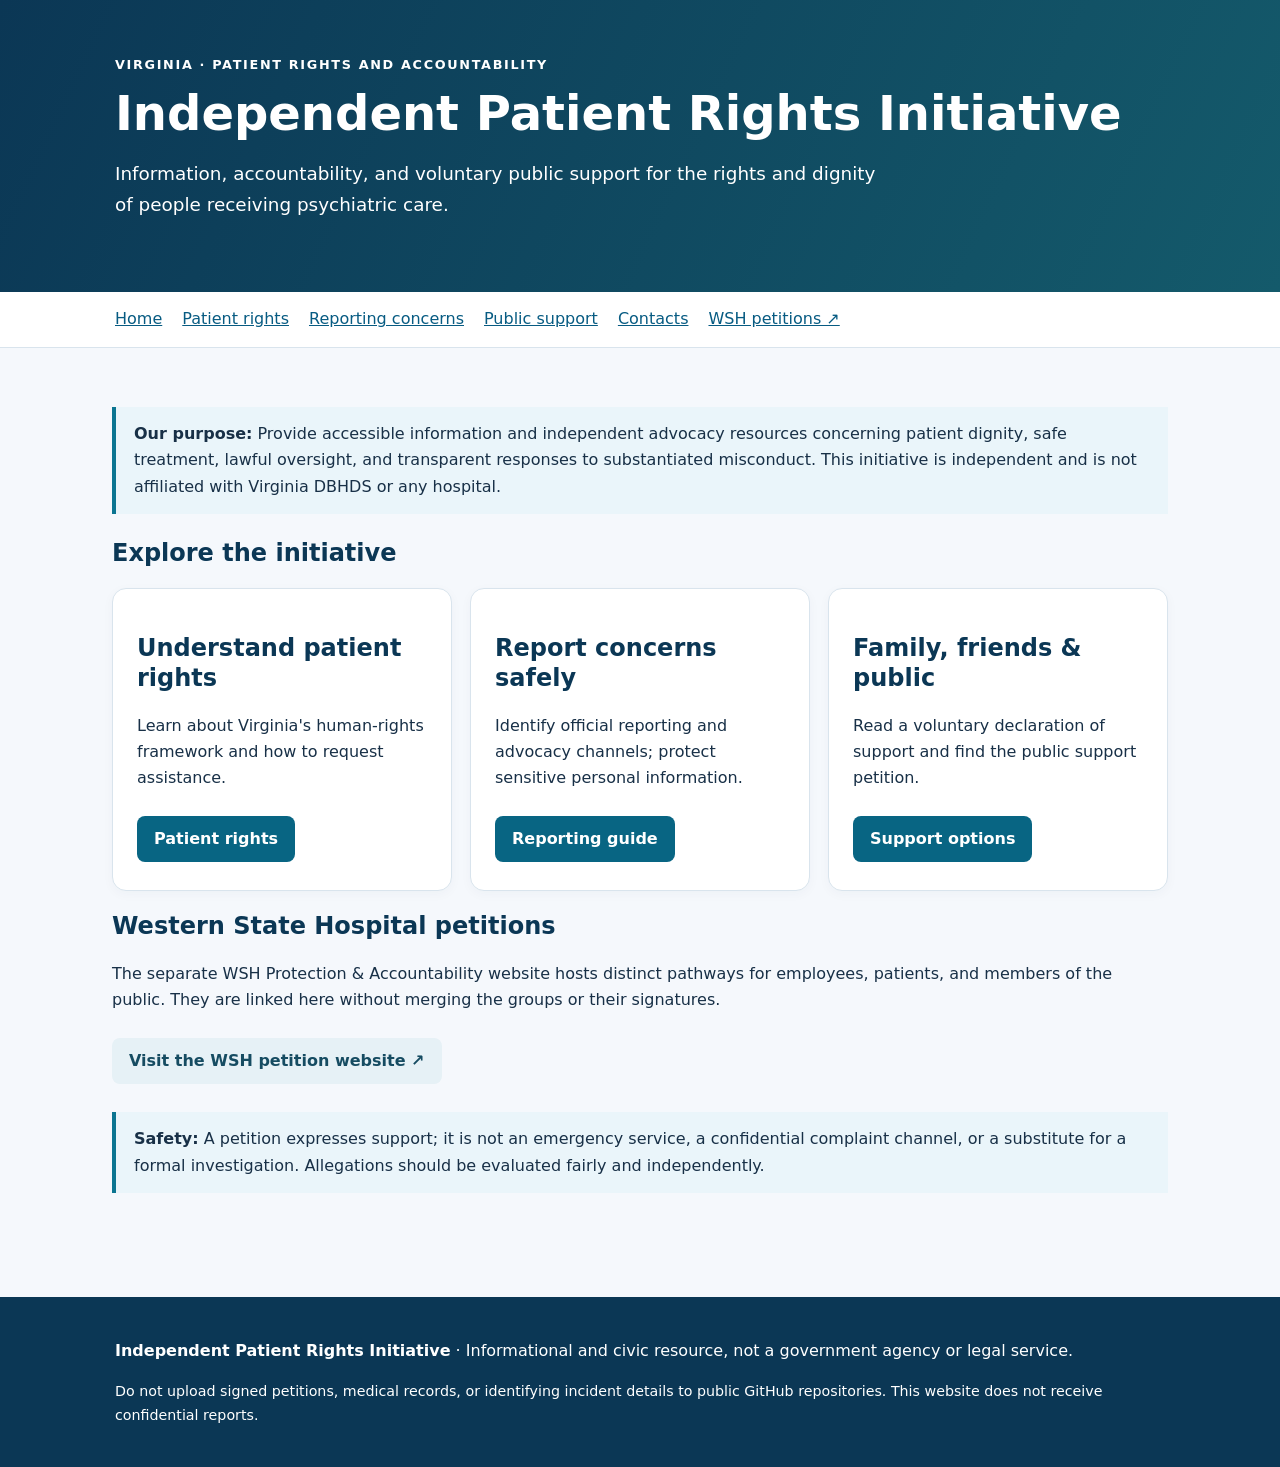
<file: index.html>
<!doctype html><html lang="en"><head><meta charset="utf-8"><meta name="viewport" content="width=device-width,initial-scale=1"><meta name="description" content="Independent Patient Rights Initiative: Virginia patient rights, advocacy, reporting, and voluntary support resources."><title>Independent Patient Rights Initiative | Independent Patient Rights Initiative</title><link rel="stylesheet" href="style.css"></head><body><header><div class="eyebrow">Virginia · Patient rights and accountability</div><h1>Independent Patient Rights Initiative</h1><p class="lead">Information, accountability, and voluntary public support for the rights and dignity of people receiving psychiatric care.</p></header><nav aria-label="Main navigation"><a href="index.html">Home</a><a href="rights.html">Patient rights</a><a href="reporting.html">Reporting concerns</a><a href="support.html">Public support</a><a href="contacts.html">Contacts</a><a href="https://adamcaseywsh.github.io/wsh-staff-petition/">WSH petitions ↗</a></nav><main><div class="note"><strong>Our purpose:</strong> Provide accessible information and independent advocacy resources concerning patient dignity, safe treatment, lawful oversight, and transparent responses to substantiated misconduct. This initiative is independent and is not affiliated with Virginia DBHDS or any hospital.</div><h2>Explore the initiative</h2><div class="grid"><article class="card"><h2>Understand patient rights</h2><p>Learn about Virginia's human-rights framework and how to request assistance.</p><a class="button" href="rights.html">Patient rights</a></article><article class="card"><h2>Report concerns safely</h2><p>Identify official reporting and advocacy channels; protect sensitive personal information.</p><a class="button" href="reporting.html">Reporting guide</a></article><article class="card"><h2>Family, friends & public</h2><p>Read a voluntary declaration of support and find the public support petition.</p><a class="button" href="support.html">Support options</a></article></div><h2>Western State Hospital petitions</h2><p>The separate WSH Protection & Accountability website hosts distinct pathways for employees, patients, and members of the public. They are linked here without merging the groups or their signatures.</p><a class="button secondary" href="https://adamcaseywsh.github.io/wsh-staff-petition/">Visit the WSH petition website ↗</a><div class="note"><strong>Safety:</strong> A petition expresses support; it is not an emergency service, a confidential complaint channel, or a substitute for a formal investigation. Allegations should be evaluated fairly and independently.</div></main><footer><p><strong>Independent Patient Rights Initiative</strong> · Informational and civic resource, not a government agency or legal service.</p><p class="small">Do not upload signed petitions, medical records, or identifying incident details to public GitHub repositories. This website does not receive confidential reports.</p></footer></body></html>
</file>
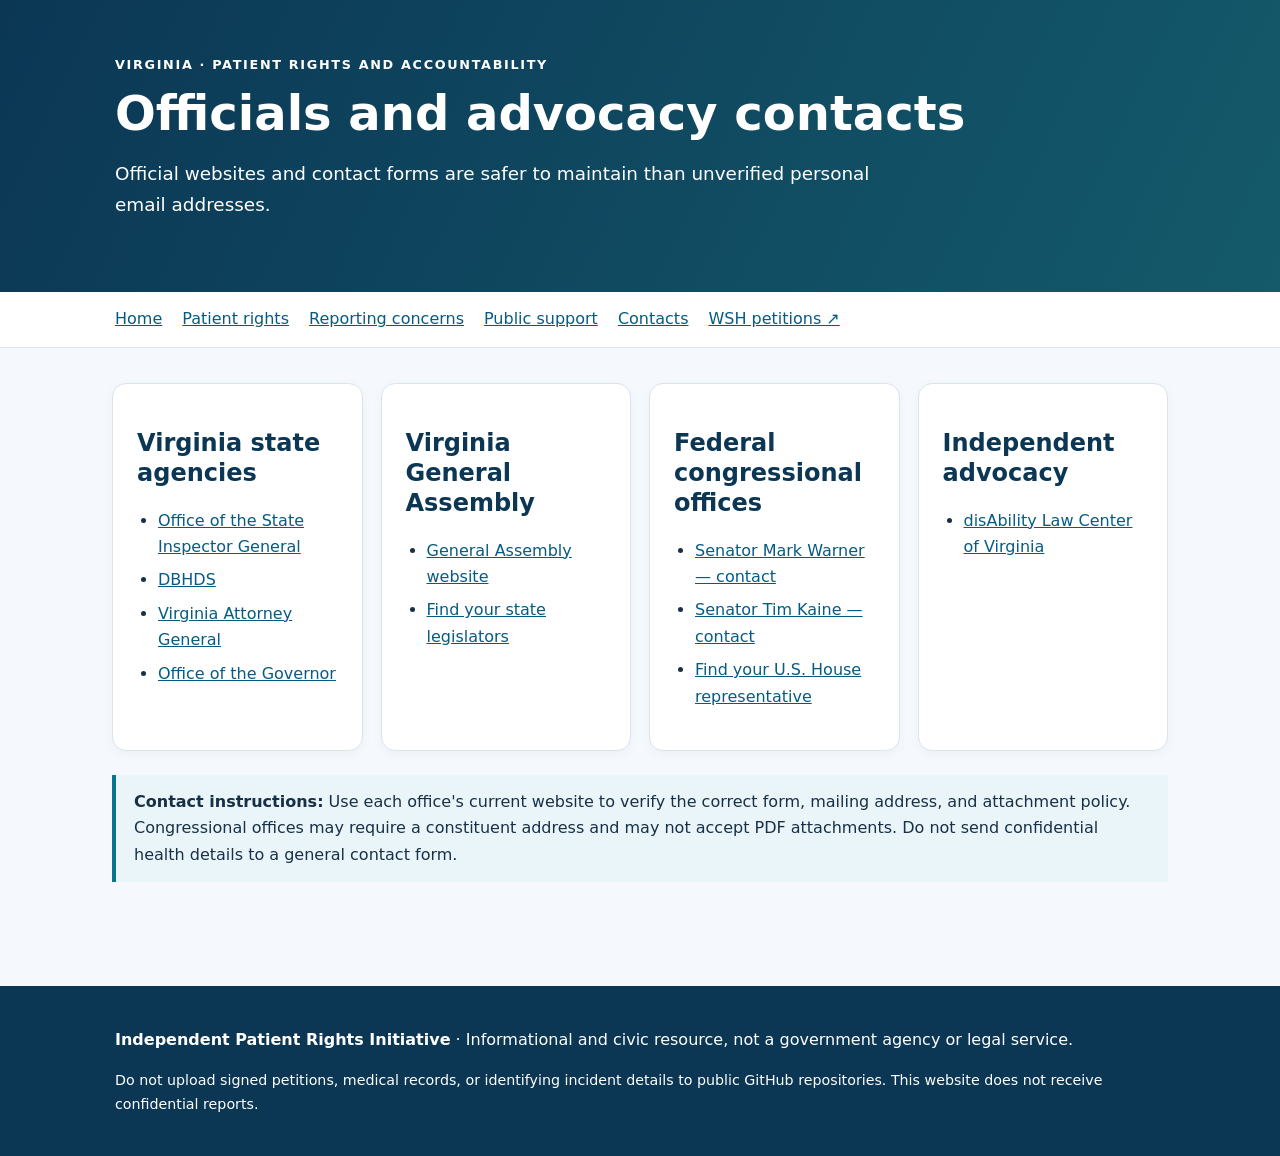
<file: contacts.html>
<!doctype html><html lang="en"><head><meta charset="utf-8"><meta name="viewport" content="width=device-width,initial-scale=1"><meta name="description" content="Independent Patient Rights Initiative: Virginia patient rights, advocacy, reporting, and voluntary support resources."><title>Officials and advocacy contacts | Independent Patient Rights Initiative</title><link rel="stylesheet" href="style.css"></head><body><header><div class="eyebrow">Virginia · Patient rights and accountability</div><h1>Officials and advocacy contacts</h1><p class="lead">Official websites and contact forms are safer to maintain than unverified personal email addresses.</p></header><nav aria-label="Main navigation"><a href="index.html">Home</a><a href="rights.html">Patient rights</a><a href="reporting.html">Reporting concerns</a><a href="support.html">Public support</a><a href="contacts.html">Contacts</a><a href="https://adamcaseywsh.github.io/wsh-staff-petition/">WSH petitions ↗</a></nav><main><div class="grid"><div class="card"><h2>Virginia state agencies</h2><ul><li><a href="https://www.osig.virginia.gov/">Office of the State Inspector General</a></li><li><a href="https://dbhds.virginia.gov/">DBHDS</a></li><li><a href="https://www.oag.state.va.us/">Virginia Attorney General</a></li><li><a href="https://www.governor.virginia.gov/">Office of the Governor</a></li></ul></div><div class="card"><h2>Virginia General Assembly</h2><ul><li><a href="https://virginiageneralassembly.gov/">General Assembly website</a></li><li><a href="https://whosmy.virginiageneralassembly.gov/">Find your state legislators</a></li></ul></div><div class="card"><h2>Federal congressional offices</h2><ul><li><a href="https://www.warner.senate.gov/contact/">Senator Mark Warner — contact</a></li><li><a href="https://www.kaine.senate.gov/contact">Senator Tim Kaine — contact</a></li><li><a href="https://www.house.gov/representatives/find-your-representative">Find your U.S. House representative</a></li></ul></div><div class="card"><h2>Independent advocacy</h2><ul><li><a href="https://www.dlcv.org/">disAbility Law Center of Virginia</a></li></ul></div></div><div class="note"><strong>Contact instructions:</strong> Use each office's current website to verify the correct form, mailing address, and attachment policy. Congressional offices may require a constituent address and may not accept PDF attachments. Do not send confidential health details to a general contact form.</div></main><footer><p><strong>Independent Patient Rights Initiative</strong> · Informational and civic resource, not a government agency or legal service.</p><p class="small">Do not upload signed petitions, medical records, or identifying incident details to public GitHub repositories. This website does not receive confidential reports.</p></footer></body></html>
</file>
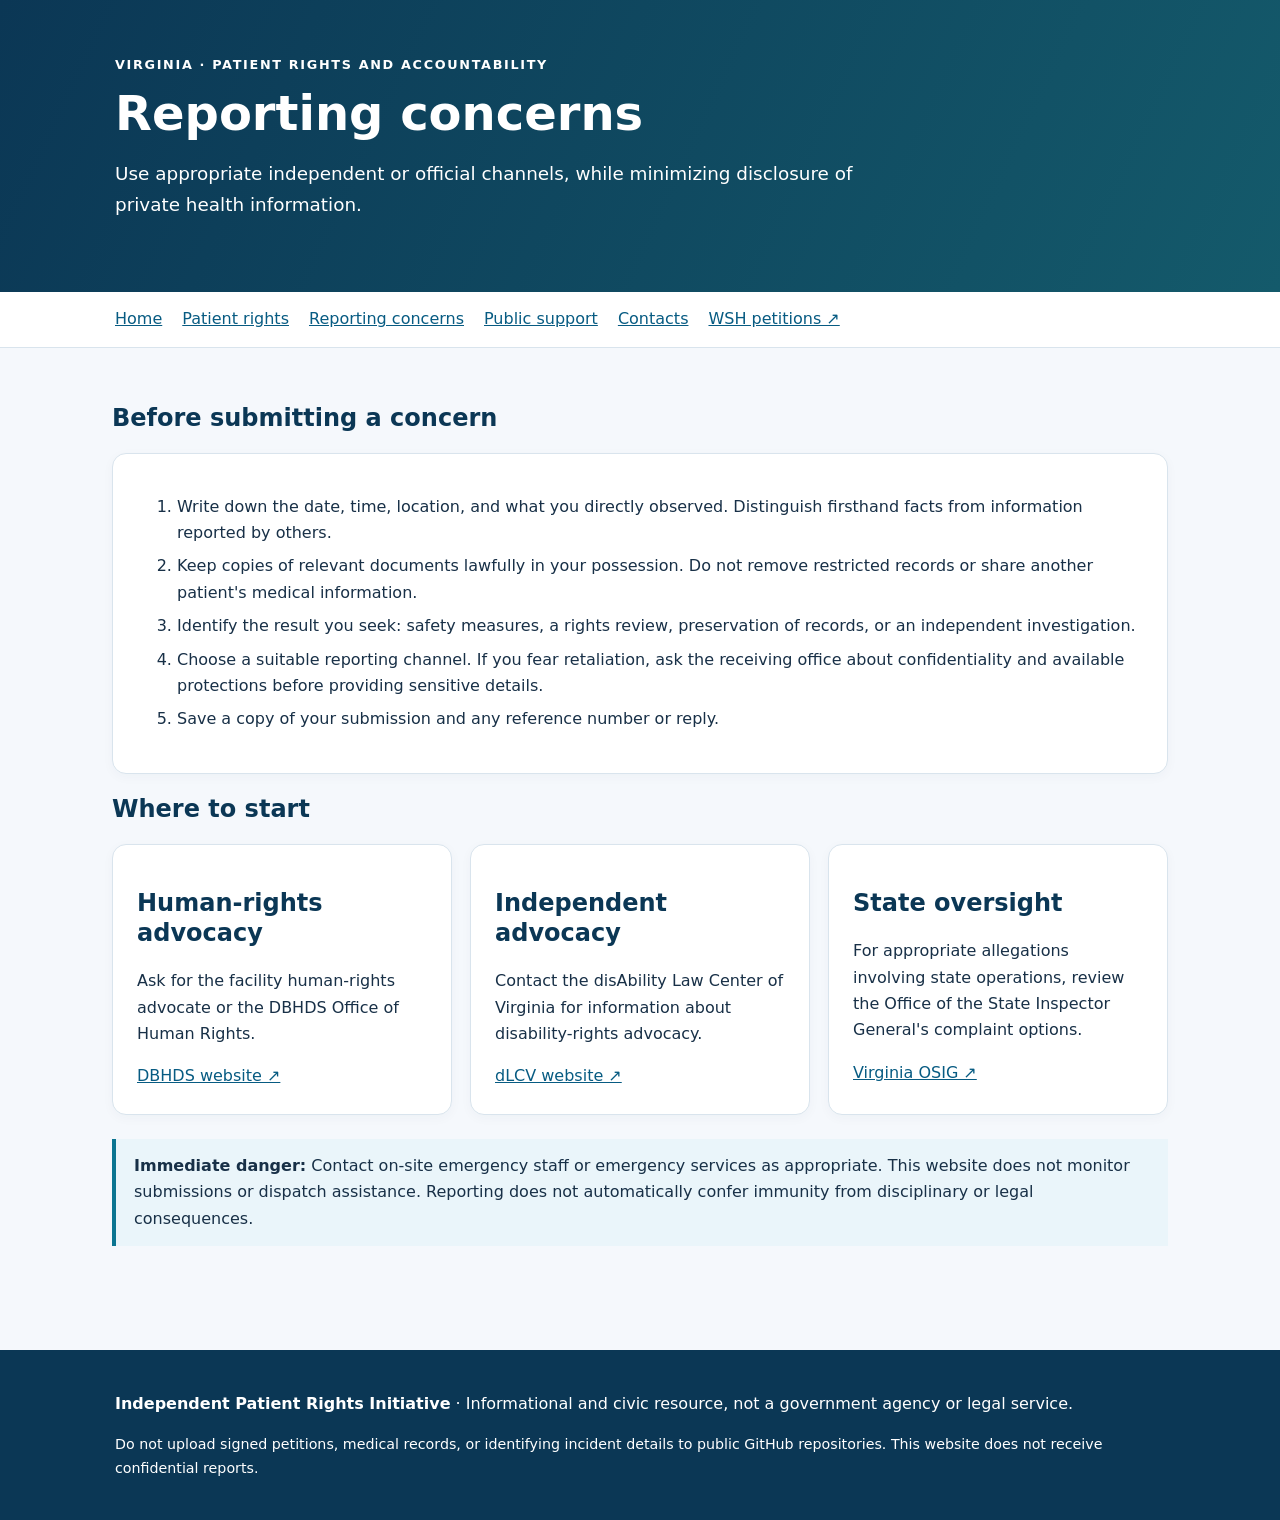
<file: reporting.html>
<!doctype html><html lang="en"><head><meta charset="utf-8"><meta name="viewport" content="width=device-width,initial-scale=1"><meta name="description" content="Independent Patient Rights Initiative: Virginia patient rights, advocacy, reporting, and voluntary support resources."><title>Reporting concerns | Independent Patient Rights Initiative</title><link rel="stylesheet" href="style.css"></head><body><header><div class="eyebrow">Virginia · Patient rights and accountability</div><h1>Reporting concerns</h1><p class="lead">Use appropriate independent or official channels, while minimizing disclosure of private health information.</p></header><nav aria-label="Main navigation"><a href="index.html">Home</a><a href="rights.html">Patient rights</a><a href="reporting.html">Reporting concerns</a><a href="support.html">Public support</a><a href="contacts.html">Contacts</a><a href="https://adamcaseywsh.github.io/wsh-staff-petition/">WSH petitions ↗</a></nav><main><h2>Before submitting a concern</h2><div class="card"><ol><li>Write down the date, time, location, and what you directly observed. Distinguish firsthand facts from information reported by others.</li><li>Keep copies of relevant documents lawfully in your possession. Do not remove restricted records or share another patient's medical information.</li><li>Identify the result you seek: safety measures, a rights review, preservation of records, or an independent investigation.</li><li>Choose a suitable reporting channel. If you fear retaliation, ask the receiving office about confidentiality and available protections before providing sensitive details.</li><li>Save a copy of your submission and any reference number or reply.</li></ol></div><h2>Where to start</h2><div class="grid"><div class="card"><h2>Human-rights advocacy</h2><p>Ask for the facility human-rights advocate or the DBHDS Office of Human Rights.</p><a href="https://dbhds.virginia.gov/">DBHDS website ↗</a></div><div class="card"><h2>Independent advocacy</h2><p>Contact the disAbility Law Center of Virginia for information about disability-rights advocacy.</p><a href="https://www.dlcv.org/">dLCV website ↗</a></div><div class="card"><h2>State oversight</h2><p>For appropriate allegations involving state operations, review the Office of the State Inspector General's complaint options.</p><a href="https://www.osig.virginia.gov/">Virginia OSIG ↗</a></div></div><div class="note"><strong>Immediate danger:</strong> Contact on-site emergency staff or emergency services as appropriate. This website does not monitor submissions or dispatch assistance. Reporting does not automatically confer immunity from disciplinary or legal consequences.</div></main><footer><p><strong>Independent Patient Rights Initiative</strong> · Informational and civic resource, not a government agency or legal service.</p><p class="small">Do not upload signed petitions, medical records, or identifying incident details to public GitHub repositories. This website does not receive confidential reports.</p></footer></body></html>
</file>
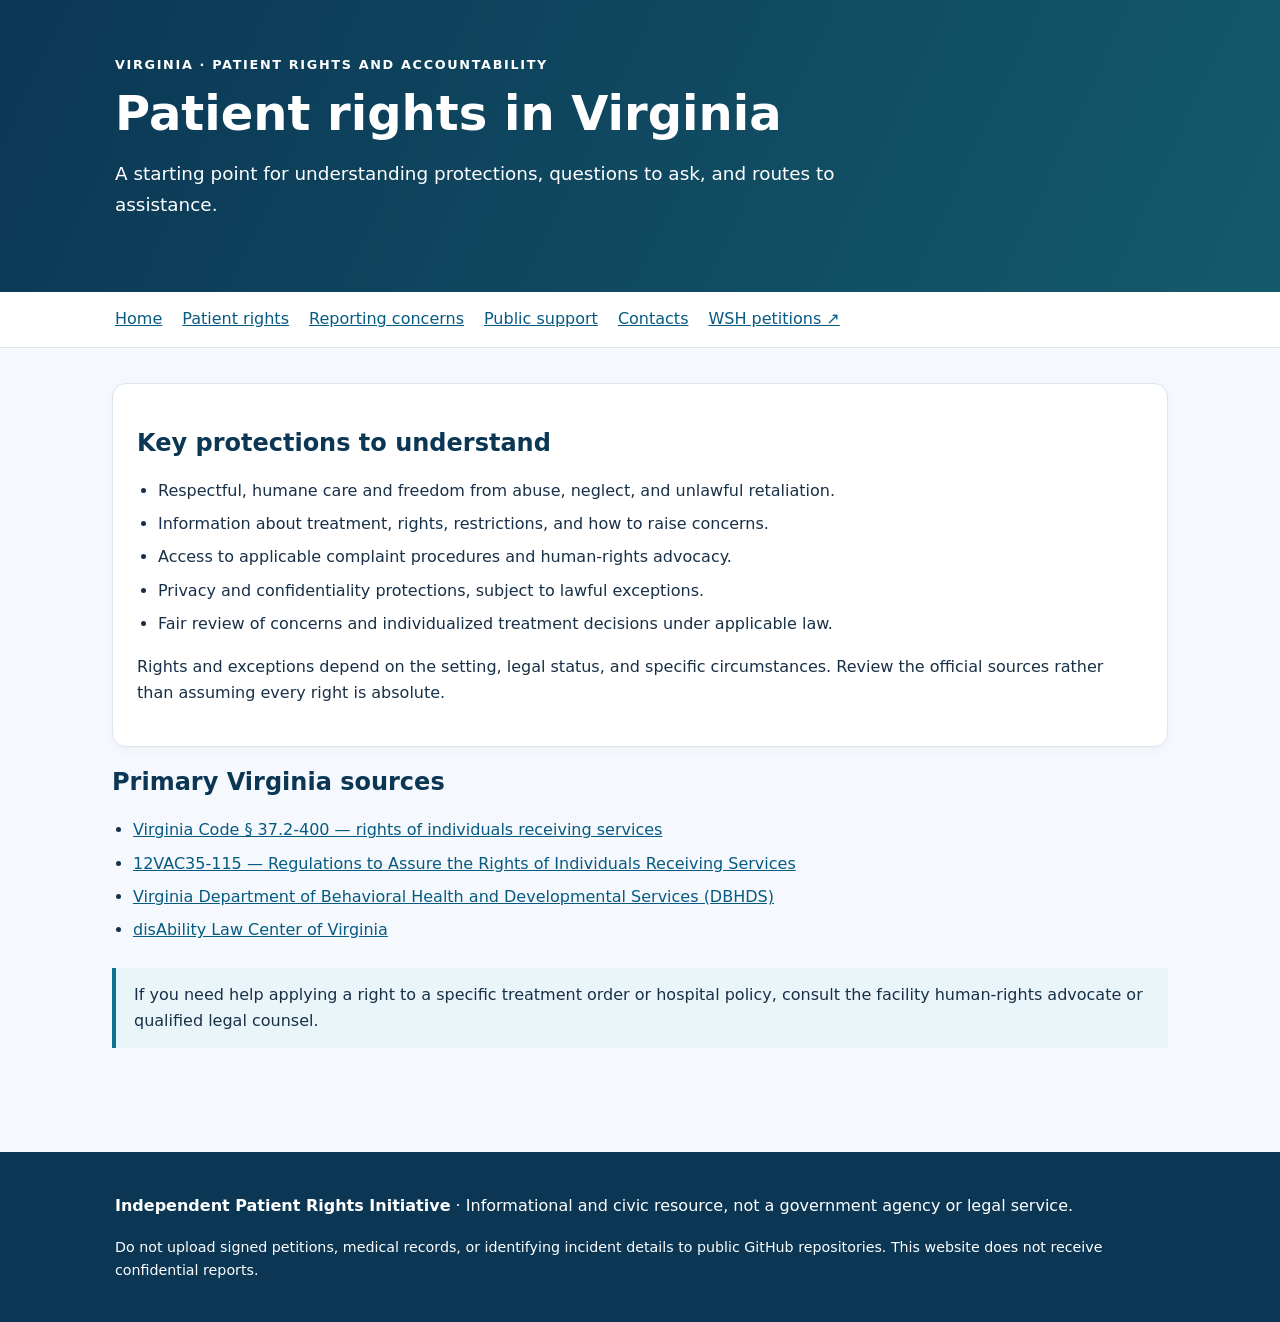
<file: rights.html>
<!doctype html><html lang="en"><head><meta charset="utf-8"><meta name="viewport" content="width=device-width,initial-scale=1"><meta name="description" content="Independent Patient Rights Initiative: Virginia patient rights, advocacy, reporting, and voluntary support resources."><title>Patient rights in Virginia | Independent Patient Rights Initiative</title><link rel="stylesheet" href="style.css"></head><body><header><div class="eyebrow">Virginia · Patient rights and accountability</div><h1>Patient rights in Virginia</h1><p class="lead">A starting point for understanding protections, questions to ask, and routes to assistance.</p></header><nav aria-label="Main navigation"><a href="index.html">Home</a><a href="rights.html">Patient rights</a><a href="reporting.html">Reporting concerns</a><a href="support.html">Public support</a><a href="contacts.html">Contacts</a><a href="https://adamcaseywsh.github.io/wsh-staff-petition/">WSH petitions ↗</a></nav><main><div class="card"><h2>Key protections to understand</h2><ul><li>Respectful, humane care and freedom from abuse, neglect, and unlawful retaliation.</li><li>Information about treatment, rights, restrictions, and how to raise concerns.</li><li>Access to applicable complaint procedures and human-rights advocacy.</li><li>Privacy and confidentiality protections, subject to lawful exceptions.</li><li>Fair review of concerns and individualized treatment decisions under applicable law.</li></ul><p>Rights and exceptions depend on the setting, legal status, and specific circumstances. Review the official sources rather than assuming every right is absolute.</p></div><h2>Primary Virginia sources</h2><ul><li><a href="https://law.lis.virginia.gov/vacode/title37.2/chapter4/section37.2-400/">Virginia Code § 37.2-400 — rights of individuals receiving services</a></li><li><a href="https://law.lis.virginia.gov/admincode/title12/agency35/chapter115/">12VAC35-115 — Regulations to Assure the Rights of Individuals Receiving Services</a></li><li><a href="https://dbhds.virginia.gov/">Virginia Department of Behavioral Health and Developmental Services (DBHDS)</a></li><li><a href="https://www.dlcv.org/">disAbility Law Center of Virginia</a></li></ul><div class="note">If you need help applying a right to a specific treatment order or hospital policy, consult the facility human-rights advocate or qualified legal counsel.</div></main><footer><p><strong>Independent Patient Rights Initiative</strong> · Informational and civic resource, not a government agency or legal service.</p><p class="small">Do not upload signed petitions, medical records, or identifying incident details to public GitHub repositories. This website does not receive confidential reports.</p></footer></body></html>
</file>
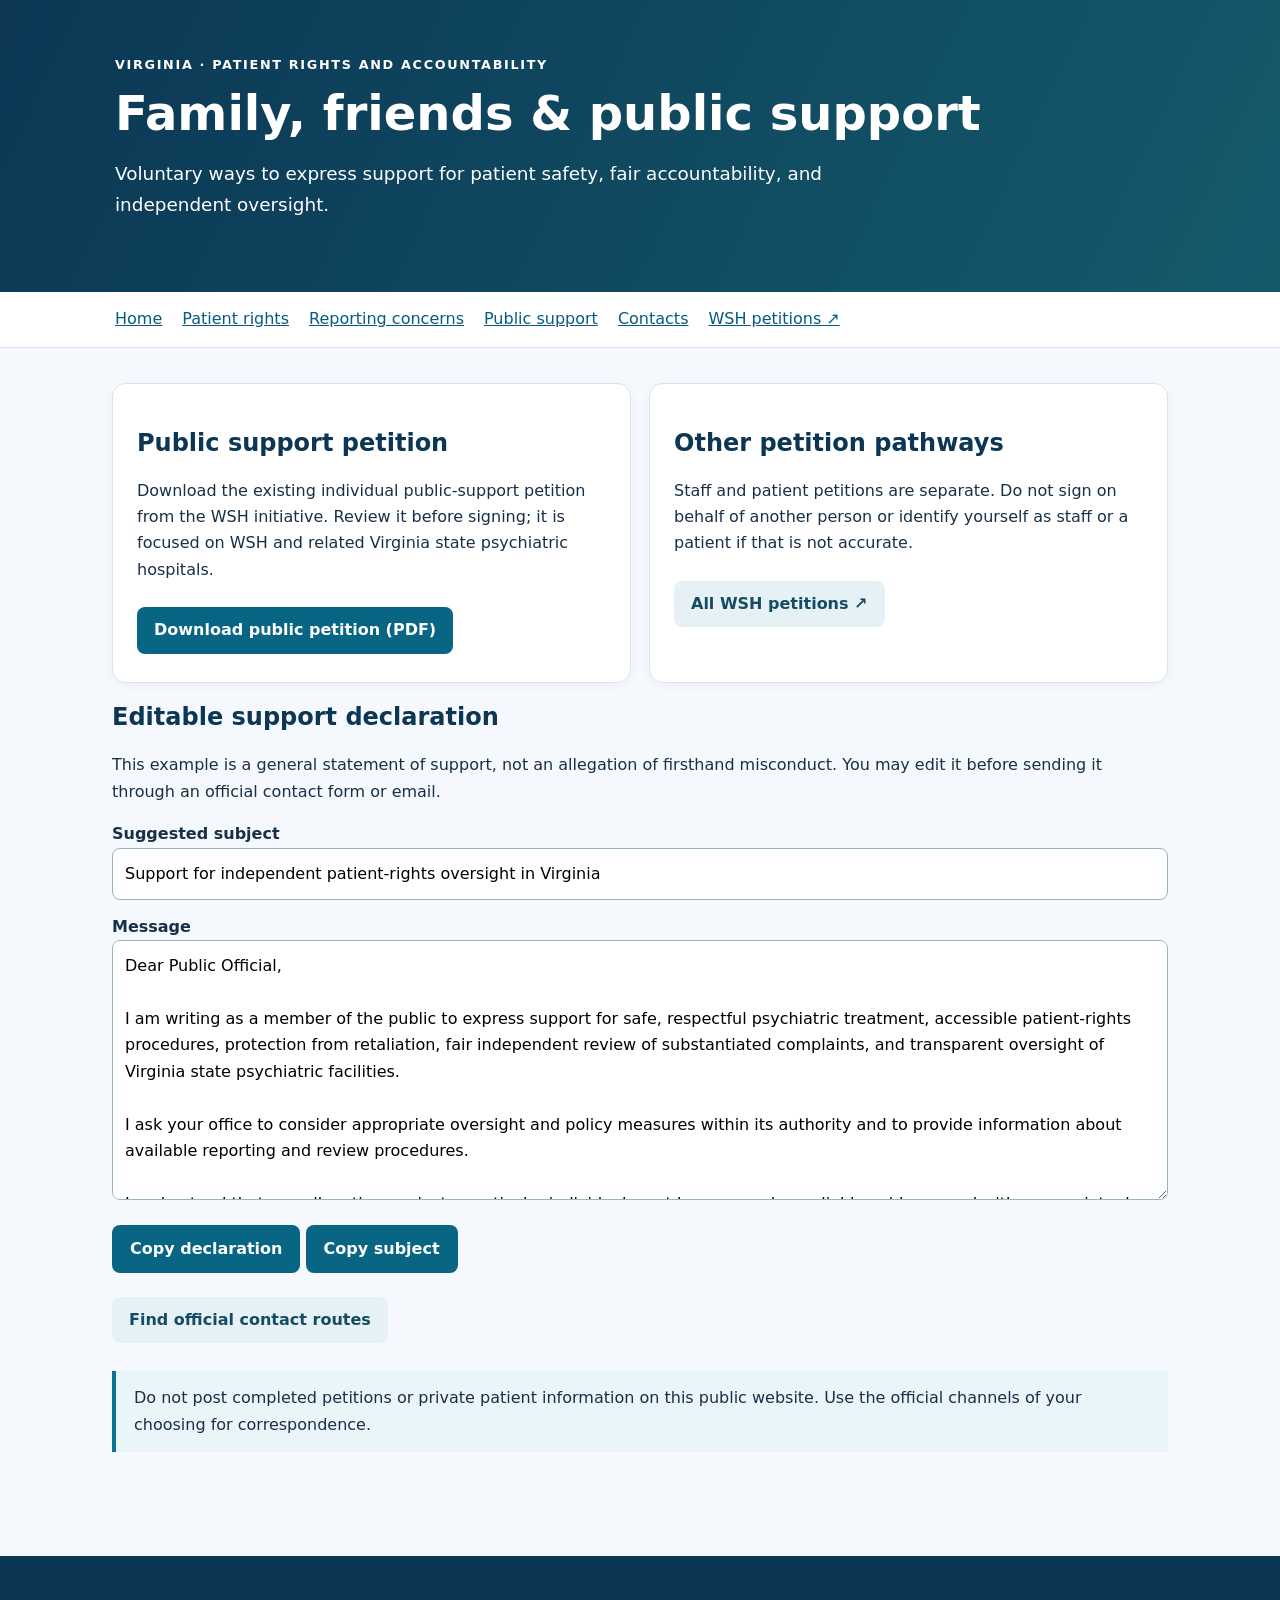
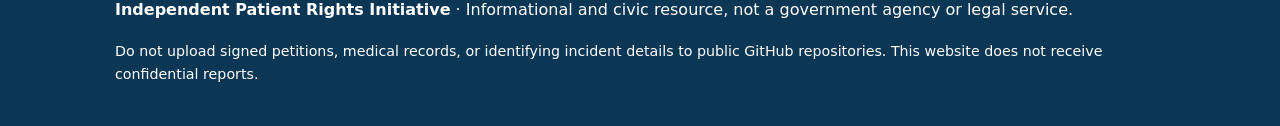
<file: support.html>
<!doctype html><html lang="en"><head><meta charset="utf-8"><meta name="viewport" content="width=device-width,initial-scale=1"><meta name="description" content="Independent Patient Rights Initiative: Virginia patient rights, advocacy, reporting, and voluntary support resources."><title>Family, friends &amp; public support | Independent Patient Rights Initiative</title><link rel="stylesheet" href="style.css"></head><body><header><div class="eyebrow">Virginia · Patient rights and accountability</div><h1>Family, friends &amp; public support</h1><p class="lead">Voluntary ways to express support for patient safety, fair accountability, and independent oversight.</p></header><nav aria-label="Main navigation"><a href="index.html">Home</a><a href="rights.html">Patient rights</a><a href="reporting.html">Reporting concerns</a><a href="support.html">Public support</a><a href="contacts.html">Contacts</a><a href="https://adamcaseywsh.github.io/wsh-staff-petition/">WSH petitions ↗</a></nav><main><div class="grid"><div class="card"><h2>Public support petition</h2><p>Download the existing individual public-support petition from the WSH initiative. Review it before signing; it is focused on WSH and related Virginia state psychiatric hospitals.</p><a class="button" href="public-petition.pdf" download>Download public petition (PDF)</a></div><div class="card"><h2>Other petition pathways</h2><p>Staff and patient petitions are separate. Do not sign on behalf of another person or identify yourself as staff or a patient if that is not accurate.</p><a class="button secondary" href="https://adamcaseywsh.github.io/wsh-staff-petition/">All WSH petitions ↗</a></div></div><h2>Editable support declaration</h2><p>This example is a general statement of support, not an allegation of firsthand misconduct. You may edit it before sending it through an official contact form or email.</p><label for="subject">Suggested subject</label><input id="subject" value="Support for independent patient-rights oversight in Virginia"><label for="message">Message</label><textarea id="message">Dear Public Official,&#10;&#10;I am writing as a member of the public to express support for safe, respectful psychiatric treatment, accessible patient-rights procedures, protection from retaliation, fair independent review of substantiated complaints, and transparent oversight of Virginia state psychiatric facilities.&#10;&#10;I ask your office to consider appropriate oversight and policy measures within its authority and to provide information about available reporting and review procedures.&#10;&#10;I understand that any allegation against a particular individual must be assessed on reliable evidence and with appropriate due process.&#10;&#10;Sincerely,&#10;[Your name]&#10;[City or locality, optional]</textarea><p><button type="button" onclick="copyText('message','status')">Copy declaration</button> <button type="button" onclick="copyText('subject','status')">Copy subject</button> <span id="status" role="status" aria-live="polite"></span></p><p><a class="button secondary" href="contacts.html">Find official contact routes</a></p><script>async function copyText(id,status){let el=document.getElementById(id);try{await navigator.clipboard.writeText(el.value);document.getElementById(status).textContent='Copied to clipboard.'}catch(e){el.focus();el.select();document.getElementById(status).textContent='Select and copy the highlighted text manually.'}}</script><div class="note">Do not post completed petitions or private patient information on this public website. Use the official channels of your choosing for correspondence.</div></main><footer><p><strong>Independent Patient Rights Initiative</strong> · Informational and civic resource, not a government agency or legal service.</p><p class="small">Do not upload signed petitions, medical records, or identifying incident details to public GitHub repositories. This website does not receive confidential reports.</p></footer></body></html>
</file>
<file: style.css>
*{box-sizing:border-box}body{margin:0;background:#f5f8fc;color:#183047;font:16px/1.65 system-ui,-apple-system,Segoe UI,sans-serif}header{background:linear-gradient(115deg,#0b3755,#145a6b);color:white;padding:54px max(22px,calc((100% - 1050px)/2))}h1{font-size:clamp(2rem,4vw,3rem);line-height:1.12;margin:12px 0}h2{line-height:1.25;color:#0b3755}a{color:#075b82}header a{color:white}.eyebrow{text-transform:uppercase;letter-spacing:.13em;font-weight:700;font-size:.8rem}.lead{font-size:1.15rem;max-width:780px}nav{background:#fff;border-bottom:1px solid #d9e4ed;padding:14px max(22px,calc((100% - 1050px)/2));display:flex;gap:20px;flex-wrap:wrap}main{max-width:1100px;margin:auto;padding:35px 22px 80px}.grid{display:grid;grid-template-columns:repeat(auto-fit,minmax(250px,1fr));gap:18px}.card{background:white;border:1px solid #d9e4ed;border-radius:14px;padding:24px;box-shadow:0 3px 12px #0b375509}.button{display:inline-block;background:#086583;color:white!important;text-decoration:none;padding:10px 17px;border-radius:8px;font-weight:700;margin:8px 8px 4px 0}.secondary{background:#e6f1f6;color:#164c62!important}.note{border-left:4px solid #0b7591;padding:14px 18px;background:#eaf5fa;margin:24px 0}.muted{color:#496377}footer{background:#0b3755;color:white;padding:25px max(22px,calc((100% - 1050px)/2))}footer a{color:white}ul{padding-left:21px}li{margin:7px 0}.small{font-size:.89rem}label{display:block;font-weight:700;margin-top:14px}textarea,input{width:100%;padding:12px;border:1px solid #9ab4c3;border-radius:8px;font:inherit}textarea{min-height:260px}button{background:#086583;color:white;border:0;border-radius:8px;padding:11px 18px;font:inherit;font-weight:700;cursor:pointer}button:focus,a:focus{outline:3px solid #edbb54;outline-offset:3px}
</file>
